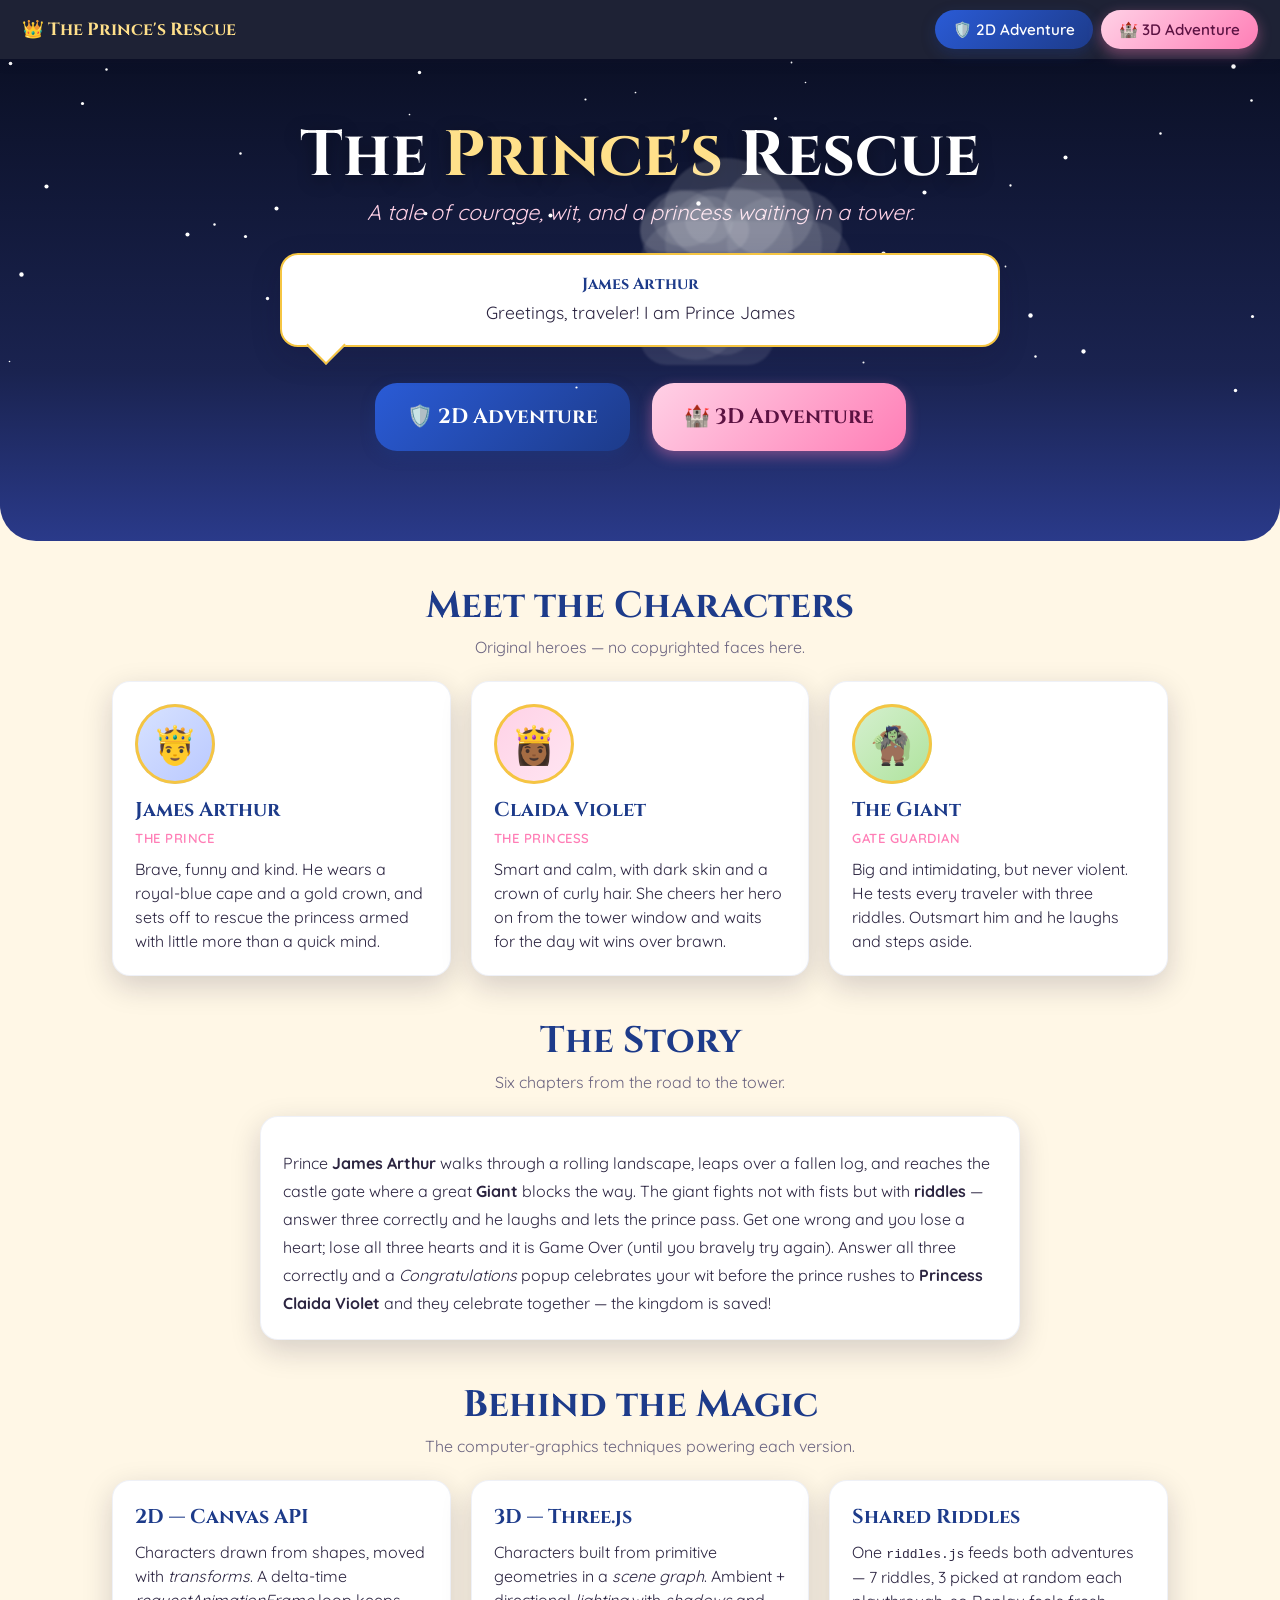
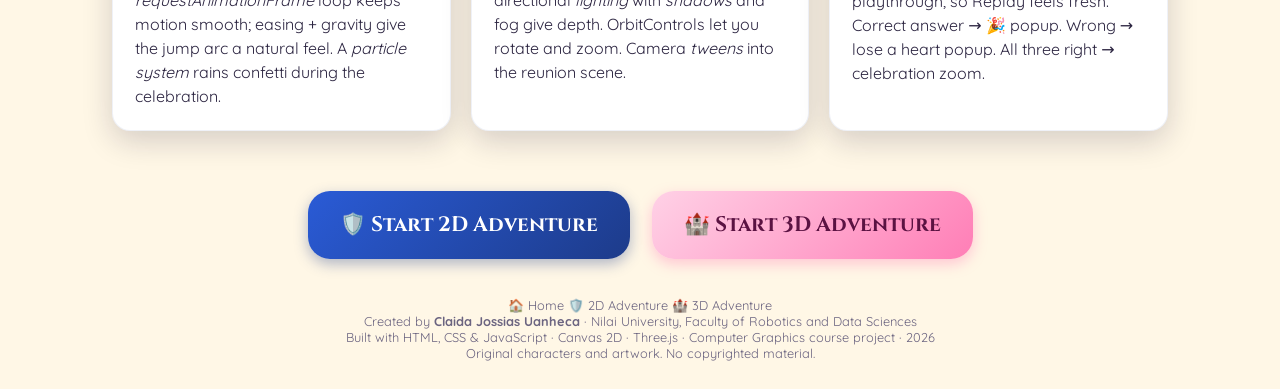
<file: index.html>
<!DOCTYPE html>
<html lang="en">
<head>
  <meta charset="UTF-8" />
  <meta name="viewport" content="width=device-width, initial-scale=1.0" />
  <title>The Prince's Rescue — Interactive Adventure</title>
  <link rel="preconnect" href="https://fonts.googleapis.com" />
  <link rel="preconnect" href="https://fonts.gstatic.com" crossorigin />
  <link href="https://fonts.googleapis.com/css2?family=Cinzel:wght@500;700&family=Quicksand:wght@400;500;600;700&display=swap" rel="stylesheet" />
  <link rel="stylesheet" href="css/style.css" />
</head>
<body>

  <nav class="topnav">
    <a href="index.html" class="brand" style="text-decoration:none">👑 The Prince's Rescue</a>
    <span class="nav-links">
      <a href="2d.html"><button class="btn btn-primary">🛡️ 2D Adventure</button></a>
      <a href="3d.html"><button class="btn btn-pink">🏰 3D Adventure</button></a>
    </span>
  </nav>

  <!-- Hero banner -->
  <header class="hero">
    <div class="stars" id="stars"></div>
    <div class="clouds" id="clouds"></div>
    <div class="container">
      <h1>The <span class="gold-word">Prince's</span> Rescue</h1>
      <p class="tagline">A tale of courage, wit, and a princess waiting in a tower.</p>
      <div class="dialogue-box">
        <span class="dialogue-speaker">James Arthur</span>
        <p class="dialogue-text" id="heroDialogue"> Greetings, traveler! I am James Arthur. Will you join my quest?</p>
      </div>
      <div class="adventure-row">
        <a href="2d.html"><button class="btn btn-primary adventure-btn">🛡️ 2D Adventure</button></a>
        <a href="3d.html"><button class="btn btn-pink   adventure-btn">🏰 3D Adventure</button></a>
      </div>
    </div>
  </header>

  <main class="container">

    <h2 class="section-title">Meet the Characters</h2>
    <p class="section-sub">Original heroes — no copyrighted faces here.</p>
    <div class="card-grid">
      <article class="card prince">
        <div class="avatar">🤴</div>
        <h3>James Arthur</h3><span class="role">The Prince</span>
        <p>Brave, funny and kind. He wears a royal-blue cape and a gold crown, and sets off to rescue the princess armed with little more than a quick mind.</p>
      </article>
      <article class="card princess">
        <div class="avatar">👸🏾</div>
        <h3>Claida Violet</h3><span class="role">The Princess</span>
        <p>Smart and calm, with dark skin and a crown of curly hair. She cheers her hero on from the tower window and waits for the day wit wins over brawn.</p>
      </article>
      <article class="card giant">
        <div class="avatar">🧌</div>
        <h3>The Giant</h3><span class="role">Gate Guardian</span>
        <p>Big and intimidating, but never violent. He tests every traveler with three riddles. Outsmart him and he laughs and steps aside.</p>
      </article>
    </div>

    <h2 class="section-title">The Story</h2>
    <p class="section-sub">Six chapters from the road to the tower.</p>
    <div class="card" style="max-width:760px;margin:0 auto">
      <p style="line-height:1.75">
        Prince <strong>James Arthur</strong> walks through a rolling landscape, leaps over a fallen log,
        and reaches the castle gate where a great <strong>Giant</strong> blocks the way.
        The giant fights not with fists but with <strong>riddles</strong> — answer three correctly and
        he laughs and lets the prince pass. Get one wrong and you lose a heart; lose all three hearts
        and it is Game Over (until you bravely try again). Answer all three correctly and a
        <em>Congratulations</em> popup celebrates your wit before the prince rushes to
        <strong>Princess Claida Violet</strong> and they celebrate together — the kingdom is saved!
      </p>
    </div>

    <h2 class="section-title">Behind the Magic</h2>
    <p class="section-sub">The computer-graphics techniques powering each version.</p>
    <div class="card-grid">
      <div class="card">
        <h3>2D — Canvas API</h3>
        <p>Characters drawn from shapes, moved with <em>transforms</em>. A delta-time
        <em>requestAnimationFrame</em> loop keeps motion smooth; easing + gravity give the jump arc
        a natural feel. A <em>particle system</em> rains confetti during the celebration.</p>
      </div>
      <div class="card">
        <h3>3D — Three.js</h3>
        <p>Characters built from primitive geometries in a <em>scene graph</em>.
        Ambient + directional <em>lighting</em> with <em>shadows</em> and fog give depth.
        OrbitControls let you rotate and zoom. Camera <em>tweens</em> into the reunion scene.</p>
      </div>
      <div class="card">
        <h3>Shared Riddles</h3>
        <p>One <code>riddles.js</code> feeds both adventures — 7 riddles, 3 picked at random each
        playthrough, so Replay feels fresh. Correct answer → 🎉 popup. Wrong → lose a heart popup.
        All three right → celebration zoom.</p>
      </div>
    </div>

    <div class="spacer"></div>
    <div class="adventure-row">
      <a href="2d.html"><button class="btn btn-primary adventure-btn">🛡️ Start 2D Adventure</button></a>
      <a href="3d.html"><button class="btn btn-pink   adventure-btn">🏰 Start 3D Adventure</button></a>
    </div>

  </main>

 <footer>
  <div class="footer-links">
    <a href="index.html">🏠 Home</a>
    <a href="2d.html">🛡️ 2D Adventure</a>
    <a href="3d.html">🏰 3D Adventure</a>
  </div>
  <p>Created by <strong>Claida Jossias Uanheca</strong> · Nilai University, Faculty of Robotics and Data Sciences</p>
  <p>Built with HTML, CSS &amp; JavaScript · Canvas 2D · Three.js · Computer Graphics course project · 2026</p>
  <p class="footer-note">Original characters and artwork. No copyrighted material.</p>
</footer>

  <script src="js/riddles.js"></script>
  <script src="js/main.js"></script>
  <script>
    /* Animated stars */
    (function(){
      const s=document.getElementById('stars');
      for(let i=0;i<48;i++){
        const e=document.createElement('span'); e.className='star';
        e.style.left=Math.random()*100+'%'; e.style.top=Math.random()*70+'%';
        e.style.animationDelay=(Math.random()*3)+'s';
        e.style.transform='scale('+(0.5+Math.random())+')';
        s.appendChild(e);
      }
      /* Animated clouds */
      const c=document.getElementById('clouds');
      for(let i=0;i<5;i++){
        const el=document.createElement('span'); el.className='cloud';
        const w=90+Math.random()*130;
        el.style.width=w+'px'; el.style.height=(w*.4)+'px';
        el.style.top=(8+Math.random()*50)+'%';
        el.style.animationDuration=(26+Math.random()*26)+'s';
        el.style.animationDelay=(-Math.random()*30)+'s';
        el.style.opacity=0.5+Math.random()*.4;
        c.appendChild(el);
      }
    })();
    // Small delay ensures Google Fonts are applied before the typewriter starts
    setTimeout(startHeroTypewriter, 300);
  </script>
</body>
</html>
</file>
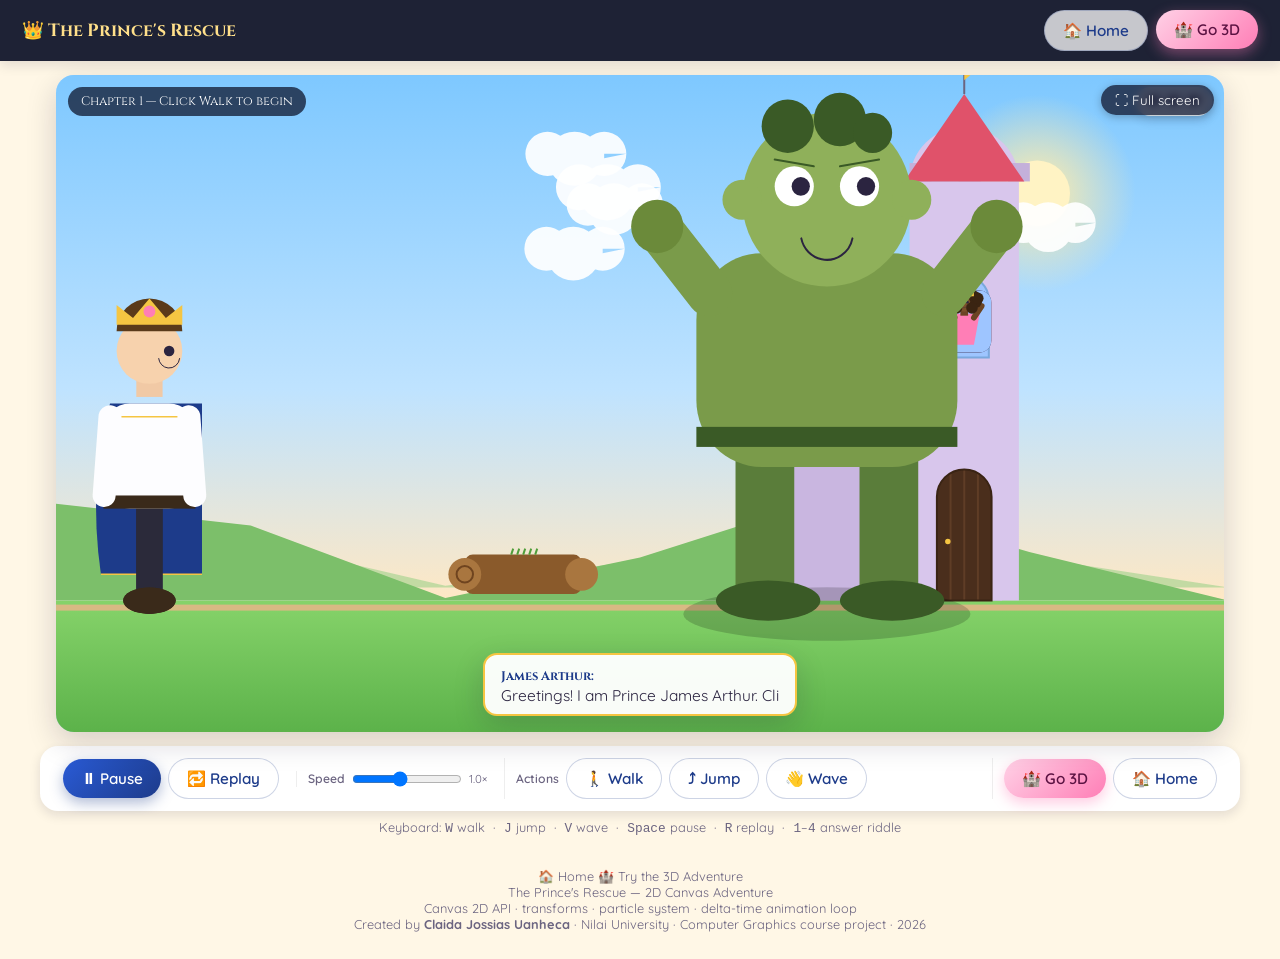
<file: 2d.html>
<!DOCTYPE html>
<html lang="en">
<head>
  <meta charset="UTF-8" />
  <meta name="viewport" content="width=device-width, initial-scale=1.0" />
  <title>2D Adventure — The Prince's Rescue</title>
  <link rel="preconnect" href="https://fonts.googleapis.com" />
  <link rel="preconnect" href="https://fonts.gstatic.com" crossorigin />
  <link href="https://fonts.googleapis.com/css2?family=Cinzel:wght@500;700&family=Quicksand:wght@400;500;600;700&display=swap" rel="stylesheet" />
  <link rel="stylesheet" href="css/style.css" />
</head>
<body>

  <nav class="topnav">
    <a href="index.html" class="brand" style="text-decoration:none">👑 The Prince's Rescue</a>
    <span class="nav-links">
      <a href="index.html"><button class="btn btn-ghost">🏠 Home</button></a>
      <a href="3d.html"><button class="btn btn-pink">🏰 Go 3D</button></a>
    </span>
  </nav>

  <!-- Stage -->
  <div class="stage-wrap">
    <div class="stage" id="stage">
      <canvas id="canvas2d"></canvas>
      <!--
        The StageUI (built by animation2d.js via main.js) appends into #stage:
          .hud            — story label + hearts
          .stage-dialogue — dialogue bubble
          .riddle-panel   — riddle card
          .result-popup   — congratulations / try-again / win popups
          .overlay.win-ov — win full-stage overlay
          .overlay.go-ov  — game-over full-stage overlay
      -->
    </div>
  </div>

  <!-- Control bar (populated by StageUI) -->
  <div class="control-bar" id="controls" style="max-width:1200px;margin:12px auto 0"></div>

  <!-- Keyboard shortcuts hint -->
  <p style="text-align:center;color:#6b6480;font-size:.8rem;margin:8px 0 4px">
    Keyboard: <kbd>W</kbd> walk &nbsp;·&nbsp; <kbd>J</kbd> jump &nbsp;·&nbsp; <kbd>V</kbd> wave &nbsp;·&nbsp;
    <kbd>Space</kbd> pause &nbsp;·&nbsp; <kbd>R</kbd> replay &nbsp;·&nbsp; <kbd>1</kbd>–<kbd>4</kbd> answer riddle
  </p>

<footer>
  <div class="footer-links">
    <a href="index.html">🏠 Home</a>
    <a href="3d.html">🏰 Try the 3D Adventure</a>
  </div>
  <p>The Prince's Rescue — 2D Canvas Adventure</p>
  <p>Canvas 2D API · transforms · particle system · delta-time animation loop</p>
  <p>Created by <strong>Claida Jossias Uanheca</strong> · Nilai University · Computer Graphics course project · 2026</p>
</footer>

  <!-- Load shared logic first, then the 2D engine -->
  <script src="js/riddles.js"></script>
  <script src="js/main.js"></script>
  <script src="js/animation2d.js"></script>
</body>
</html>
</file>
<file: css/style.css>
/* ============================================================
 * style.css — Shared fairy-tale theme
 * Used by index.html, 2d.html and 3d.html
 * ============================================================ */

:root {
  --royal:   #1d3b8a;
  --royal-2: #2a5bd6;
  --gold:    #f5c542;
  --gold-2:  #ffe08a;
  --pink:    #ff7eb6;
  --pink-2:  #ffd1e6;
  --cream:   #fff7e6;
  --night:   #0b1026;
  --night-2: #1a2350;
  --text:    #2b2440;
  --muted:   #6b6480;
  --green:   #2faa57;
  --red:     #e0526a;
  --shadow:  0 10px 30px rgba(20,16,50,.18);
  --shadow-sm: 0 4px 12px rgba(20,16,50,.12);
  --radius:  18px;
  --radius-sm: 12px;
}

* { box-sizing: border-box; margin: 0; padding: 0; }
html, body { height: 100%; }

body {
  font-family: 'Quicksand', system-ui, sans-serif;
  color: var(--text);
  background: var(--cream);
  min-height: 100vh;
  overflow-x: hidden;
  -webkit-font-smoothing: antialiased;
}

h1, h2, h3 { font-family: 'Cinzel', serif; }
a { color: inherit; text-decoration: none; }

@keyframes fadeIn { from { opacity:0; transform:translateY(8px); } to { opacity:1; transform:none; } }
body { animation: fadeIn .45s ease both; }

/* ── Top nav ── */
.topnav {
  position: sticky; top: 0; z-index: 50;
  display: flex; align-items: center; justify-content: space-between; gap: 12px;
  padding: 10px 22px;
  background: rgba(11,16,38,.92); backdrop-filter: blur(6px);
  color: #fff; box-shadow: var(--shadow-sm);
}
.topnav .brand {
  font-family: 'Cinzel', serif; font-weight: 700; font-size: 1.1rem;
  color: var(--gold-2); display: flex; align-items: center; gap: 8px;
  cursor: pointer;
}
.topnav .nav-links { display: flex; gap: 8px; flex-wrap: wrap; }

/* ── Buttons ── */
.btn {
  font-family: 'Quicksand', sans-serif; font-weight: 600; font-size: .95rem;
  border: none; border-radius: 999px; padding: 10px 18px;
  cursor: pointer; user-select: none;
  display: inline-flex; align-items: center; gap: 7px;
  transition: transform .15s, box-shadow .15s, filter .15s;
}
.btn:active { transform: translateY(1px) scale(.98); }
.btn[disabled] { opacity: .45; cursor: not-allowed; }

.btn-primary { background: linear-gradient(135deg,var(--royal-2),var(--royal)); color:#fff; box-shadow:0 5px 14px rgba(29,59,138,.35); }
.btn-primary:hover { filter:brightness(1.08); transform:translateY(-2px); }
.btn-gold    { background: linear-gradient(135deg,var(--gold-2),var(--gold));   color:#3a2c00; box-shadow:0 5px 14px rgba(245,197,66,.4); }
.btn-gold:hover { filter:brightness(1.05); transform:translateY(-2px); }
.btn-pink    { background: linear-gradient(135deg,var(--pink-2),var(--pink));   color:#5b1242; box-shadow:0 5px 14px rgba(255,126,182,.4); }
.btn-pink:hover { filter:brightness(1.05); transform:translateY(-2px); }
.btn-ghost   { background: rgba(255,255,255,.75); color:var(--royal); border:1.5px solid rgba(29,59,138,.22); }
.btn-ghost:hover { background:#fff; transform:translateY(-2px); }
.btn-green   { background: linear-gradient(135deg,#4cd97e,#2faa57); color:#fff; box-shadow:0 5px 14px rgba(47,170,87,.4); }
.btn-green:hover { filter:brightness(1.06); transform:translateY(-2px); }
.btn-red     { background: linear-gradient(135deg,#ff8a8a,#e0526a); color:#fff; }

.adventure-btn {
  font-family: 'Cinzel', serif; font-size: 1.3rem; font-weight: 700;
  padding: 20px 32px; border-radius: 22px; min-width: 210px;
}

/* ── Layout ── */
.container { max-width: 1100px; margin: 0 auto; padding: 0 22px; }
.row { display: flex; gap: 16px; flex-wrap: wrap; }
.spacer { height: 24px; }

/* ── Homepage hero ── */
.hero {
  position: relative; overflow: hidden; color: #fff;
  background: linear-gradient(180deg, var(--night) 0%, var(--night-2) 65%, #2a3a8a 100%);
  border-bottom-left-radius: 36px; border-bottom-right-radius: 36px;
  padding: 64px 22px 80px; text-align: center;
}
.hero h1 { font-size: clamp(2.2rem,6vw,4rem); line-height: 1.05; text-shadow: 0 4px 18px rgba(0,0,0,.4); }
.hero h1 .gold-word { color: var(--gold-2); }
.hero .tagline { font-size: clamp(.95rem,2.4vw,1.35rem); color: var(--pink-2); font-style: italic; margin-top: 8px; }
.stars, .clouds { position: absolute; inset: 0; pointer-events: none; }
.star { position: absolute; width: 3px; height: 3px; background: #fff; border-radius: 50%; animation: twinkle 3s ease-in-out infinite; }
@keyframes twinkle { 0%,100%{opacity:.15;transform:scale(.7)} 50%{opacity:1;transform:scale(1.15)} }
.cloud { position: absolute; background: rgba(255,255,255,.18); border-radius: 999px; filter: blur(1px); animation: floatCloud linear infinite; }
.cloud::before,.cloud::after { content:''; position:absolute; background:inherit; border-radius:50%; }
.cloud::before { width:60%;height:130%;left:12%;top:-40%; }
.cloud::after  { width:45%;height:110%;right:14%;top:-28%; }
@keyframes floatCloud { from{transform:translateX(-12vw)} to{transform:translateX(112vw)} }

.dialogue-box {
  background: #fff; border: 2px solid var(--gold); border-radius: var(--radius);
  padding: 18px 22px; box-shadow: var(--shadow); max-width: 720px; margin: 28px auto;
  position: relative;
}
.dialogue-box::before {
  content:''; position:absolute; left:30px; bottom:-14px; width:26px; height:26px;
  background:#fff; border-right:2px solid var(--gold); border-bottom:2px solid var(--gold);
  transform:rotate(45deg);
}
.dialogue-speaker { display:block; font-family:'Cinzel',serif; color:var(--royal); font-weight:700; margin-bottom:4px; }
.dialogue-text { font-size:1.1rem; line-height:1.5; min-height:1.6em; color: var(--text); }

.adventure-row { display:flex; justify-content:center; gap:22px; flex-wrap:wrap; margin:36px 0 10px; }

/* ── Character cards ── */
.section-title { text-align:center; font-size:clamp(1.5rem,4vw,2.3rem); color:var(--royal); margin:40px 0 6px; }
.section-sub   { text-align:center; color:var(--muted); margin-bottom:24px; }
.card-grid { display:grid; grid-template-columns:repeat(auto-fit,minmax(255px,1fr)); gap:20px; }
.card {
  background:#fff; border-radius:var(--radius); padding:22px;
  box-shadow:var(--shadow); border:1px solid rgba(29,59,138,.07);
  transition:transform .18s, box-shadow .18s;
}
.card:hover { transform:translateY(-4px); box-shadow:0 18px 40px rgba(20,16,50,.2); }
.card .avatar { width:80px;height:80px;border-radius:50%;display:grid;place-items:center;font-size:2.3rem;margin-bottom:12px;box-shadow:inset 0 0 0 3px var(--gold); }
.card.prince .avatar   { background:linear-gradient(135deg,#d8e3ff,#b9c8ff); }
.card.princess .avatar { background:linear-gradient(135deg,var(--pink-2),#ffe6f2); }
.card.giant .avatar    { background:linear-gradient(135deg,#d6f0d0,#aee39c); }
.card h3   { color:var(--royal); margin-bottom:4px; font-size:1.25rem; }
.card .role{ color:var(--pink); font-weight:600; font-size:.82rem; text-transform:uppercase; letter-spacing:.04em; }
.card p    { color:var(--text); margin-top:10px; line-height:1.5; }

/* ── Animation stage ── */
.stage-wrap { position:relative; width:100%; max-width:1200px; margin:14px auto; padding:0 16px; }
.stage {
  position:relative; width:100%; aspect-ratio:16/9;
  border-radius:18px; overflow:hidden; background:#bfe3ff; box-shadow:var(--shadow);
}
#canvas2d, #threeCanvas { display:block; width:100%; height:100%; }

/* HUD */
.hud {
  position:absolute; top:12px; left:12px; right:12px;
  display:flex; justify-content:space-between; align-items:flex-start;
  pointer-events:none; z-index:5;
}
.story-label {
  background:rgba(11,16,38,.72); color:#fff;
  font-family:'Cinzel',serif; font-size:.78rem;
  padding:6px 13px; border-radius:999px; pointer-events:auto;
}
.hearts-display {
  display:flex; gap:4px; background:rgba(255,255,255,.88);
  padding:5px 10px; border-radius:999px; box-shadow:var(--shadow-sm); pointer-events:auto;
}
.heart { font-size:1.2rem; line-height:1; transition:transform .2s, opacity .2s; }
.heart.lost { opacity:.22; filter:grayscale(1); transform:scale(.8); }

/* In-stage dialogue bubble */
.stage-dialogue {
  position:absolute; left:50%; bottom:16px; transform:translateX(-50%);
  max-width:82%; background:rgba(255,255,255,.96); border:2px solid var(--gold);
  border-radius:14px; padding:9px 16px; box-shadow:var(--shadow);
  z-index:6; opacity:0; pointer-events:none; transition:opacity .25s;
}
.stage-dialogue.visible { opacity:1; }
.stage-dialogue .spk { font-family:'Cinzel',serif; color:var(--royal); font-weight:700; font-size:.78rem; }
.stage-dialogue .txt { font-size:.97rem; color:var(--text); }

/* ── Control bar ── */
.control-bar {
  display:flex; align-items:center; gap:10px; flex-wrap:wrap;
  margin:12px auto 0; padding:12px 16px;
  background:#fff; border-radius:var(--radius); box-shadow:var(--shadow-sm);
}
.cg { display:flex; align-items:center; gap:7px; padding:0 7px; }
.cg + .cg { border-left:1px solid #eee; padding-left:11px; }
.cg .lbl { font-size:.76rem; color:var(--muted); font-weight:600; }
.speed-slider { width:110px; cursor:pointer; }
.hint-txt { font-size:.72rem; color:var(--muted); }

/* ── Riddle panel ── */
.riddle-panel {
  position:absolute; inset:0; display:none;
  align-items:center; justify-content:center;
  background:rgba(11,16,38,.55); backdrop-filter:blur(4px); z-index:20; padding:16px;
}
.riddle-panel.open { display:flex; }
.riddle-card {
  background:var(--cream); border:3px solid var(--gold); border-radius:22px;
  padding:24px; max-width:560px; width:100%;
  box-shadow:0 20px 60px rgba(0,0,0,.4);
  animation:popIn .28s ease both;
}
@keyframes popIn { from{transform:scale(.85);opacity:0} to{transform:scale(1);opacity:1} }

.r-progress { display:flex; gap:8px; margin-bottom:12px; }
.r-pip { height:8px; flex:1; border-radius:999px; background:#e3dcc8; transition:background .2s; }
.r-pip.done   { background:var(--royal-2); }
.r-pip.active { background:var(--gold); }

.r-question { font-family:'Cinzel',serif; font-size:1.2rem; color:var(--royal); margin-bottom:14px; line-height:1.4; }
.r-options  { display:flex; flex-direction:column; gap:9px; }
.r-option {
  text-align:left; background:#fff; border:2px solid #e3dcc8; border-radius:var(--radius-sm);
  padding:11px 14px; font-size:.97rem; cursor:pointer;
  transition:all .15s; display:flex; gap:9px; align-items:center;
  font-family:'Quicksand',sans-serif;
}
.r-option:hover:not([disabled]):not(.correct):not(.wrong) { border-color:var(--royal-2); background:#f4f8ff; transform:translateX(2px); }
.r-option .rkey {
  font-family:'Cinzel',serif; font-weight:700; background:var(--royal); color:#fff;
  width:26px; height:26px; border-radius:50%; display:grid; place-items:center;
  flex:0 0 26px; font-size:.82rem;
}
.r-option.correct { border-color:var(--green); background:#e8fbef; }
.r-option.wrong   { border-color:var(--red);   background:#fdeef1; }
.r-option[disabled]{ cursor:not-allowed; opacity:.65; }

.r-foot { display:flex; align-items:center; gap:10px; margin-top:14px; flex-wrap:wrap; }

/* ── Result popup (correct / wrong / win / gameover) ── */
.result-popup {
  position:absolute; inset:0; display:none;
  align-items:center; justify-content:center;
  background:rgba(11,16,38,.60); backdrop-filter:blur(5px);
  z-index:30; padding:16px;
}
.result-popup.show { display:flex; animation:popIn .3s ease both; }
.result-box {
  background:#fff; border-radius:24px; padding:30px 28px 24px;
  max-width:460px; width:100%; text-align:center;
  box-shadow:0 24px 64px rgba(0,0,0,.45);
}
.result-box .r-emoji { font-size:3.2rem; margin-bottom:8px; display:block; }
.result-box h2 { font-family:'Cinzel',serif; font-size:1.55rem; margin-bottom:8px; }
.result-box p  { font-size:1.02rem; line-height:1.5; color:var(--muted); margin-bottom:20px; }
.result-box.ok   h2 { color:var(--green); }
.result-box.ok      { border-top:5px solid var(--green); }
.result-box.fail h2 { color:var(--red); }
.result-box.fail    { border-top:5px solid var(--red); }
.result-box.win  h2 { color:var(--royal); }
.result-box.win     { border-top:5px solid var(--gold); background:linear-gradient(160deg,#fffbf0,#fff9f9); }

/* ── Game-over / Win overlays (full-stage) ── */
.overlay {
  position:absolute; inset:0; display:none; align-items:center; justify-content:center;
  flex-direction:column; text-align:center; z-index:40; padding:20px;
}
.overlay.show { display:flex; }
.overlay.win-ov {
  background:radial-gradient(circle at 50% 30%,rgba(255,224,138,.96),rgba(255,126,182,.93));
  color:#3a2c00;
}
.overlay.go-ov {
  background:radial-gradient(circle at 50% 40%,rgba(40,20,60,.88),rgba(11,16,38,.96));
  color:#fff;
}
.overlay h2 { font-size:clamp(1.8rem,5.5vw,3.2rem); text-shadow:0 3px 16px rgba(0,0,0,.3); margin-bottom:10px; }
.overlay p  { font-size:1.1rem; margin-bottom:22px; max-width:500px; }

/* Screen shake */
.shake { animation:shake .4s ease; }
@keyframes shake { 0%,100%{transform:translate(0,0)} 20%{transform:translate(-8px,4px)} 40%{transform:translate(7px,-5px)} 60%{transform:translate(-6px,-3px)} 80%{transform:translate(5px,4px)} }

/* ── Footer ── */
footer { text-align:center; color:var(--muted); font-size:.8rem; padding:28px 16px; }

/* ── Responsive ── */
@media (max-width:640px){
  .topnav { flex-direction:column; align-items:stretch; padding:10px 14px; }
  .topnav .nav-links { justify-content:center; }
  .hero { padding:40px 16px 56px; }
  .adventure-btn { font-size:1.1rem; min-width:180px; padding:16px 22px; }
  .control-bar { gap:6px; }
  .cg + .cg { border-left:none; padding-left:0; }
  .speed-slider { width:88px; }
}
</file>
